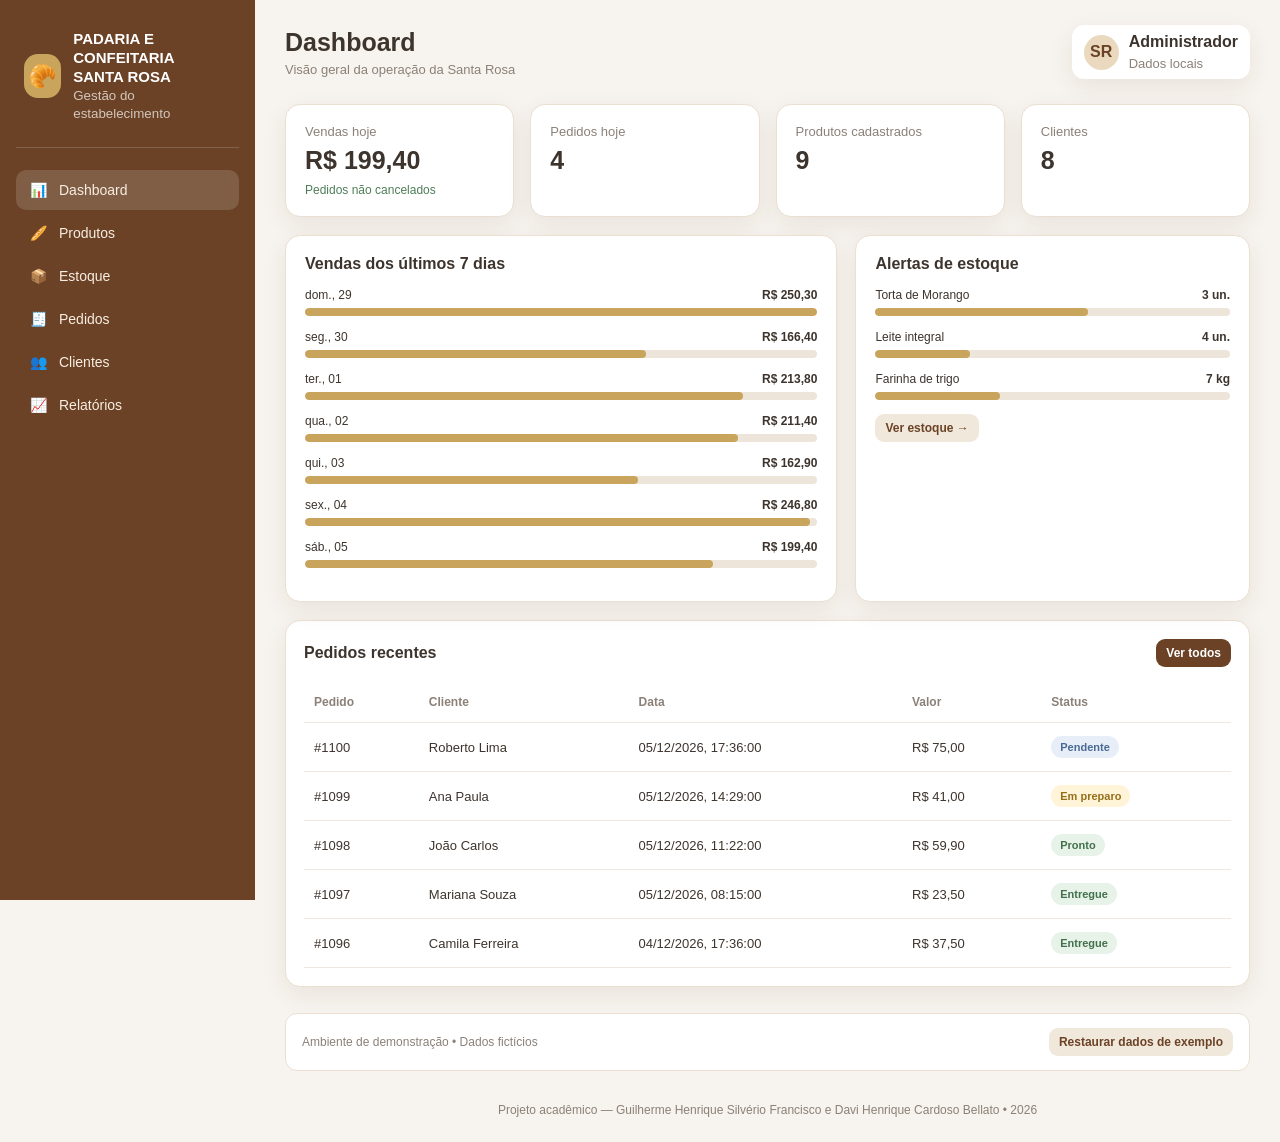
<file: Padaria_S.R_Finalizado/santa_rosa_final/index.html>
<!DOCTYPE html>
<html lang="pt-BR">
 <head>
  <meta charset="utf-8"/>
  <meta content="width=device-width,initial-scale=1" name="viewport"/>
  <title>
   Padaria e Confeitaria Santa Rosa | Gest&atilde;o
  </title>
  <link href="style.css" rel="stylesheet"/>
 </head>
 <body>
  <div class="app">
   <aside class="sidebar">
    <div class="brand">
     <div class="logo">
      🥐
     </div>
     <div>
      <h1>
       PADARIA E CONFEITARIA
       <br/>
       SANTA ROSA
      </h1>
      <small>
       Gest&atilde;o do estabelecimento
      </small>
     </div>
    </div>
    <nav id="nav">
     <button class="active" data-page="dashboard">
      📊
      <span>
       Dashboard
      </span>
     </button>
     <button data-page="produtos">
      🥖
      <span>
       Produtos
      </span>
     </button>
     <button data-page="estoque">
      📦
      <span>
       Estoque
      </span>
     </button>
     <button data-page="pedidos">
      🧾
      <span>
       Pedidos
      </span>
     </button>
     <button data-page="clientes">
      👥
      <span>
       Clientes
      </span>
     </button>
     <button data-page="relatorios">
      📈
      <span>
       Relat&oacute;rios
      </span>
     </button>
    </nav>
   </aside>
   <main class="main">
    <header class="topbar">
     <div>
      <h2 id="pageTitle">
       Dashboard
      </h2>
      <div class="subtitle" id="pageSub">
       Vis&atilde;o geral da opera&ccedil;&atilde;o da Santa Rosa
      </div>
     </div>
     <div class="user">
      <div class="avatar">
       SR
      </div>
      <div>
       <b>
        Administrador
       </b>
       <div class="subtitle">
        Dados locais
       </div>
      </div>
     </div>
    </header>
    <section class="page active" id="dashboard">
     <div class="cards" id="dashCards">
     </div>
     <div class="grid2">
      <div class="card">
       <div class="section-title">
        <h3>
         Vendas dos &uacute;ltimos 7 dias
        </h3>
       </div>
       <div id="weekly">
       </div>
      </div>
      <div class="card">
       <div class="section-title">
        <h3>
         Alertas de estoque
        </h3>
       </div>
       <div id="alerts">
       </div>
       <button class="btn secondary small" onclick="go('estoque')">
        Ver estoque &rarr;
       </button>
      </div>
     </div>
     <div class="table-card">
      <div class="section-title">
       <h3>
        Pedidos recentes
       </h3>
       <button class="btn small" onclick="go('pedidos')">
        Ver todos
       </button>
      </div>
      <div id="recent">
      </div>
     </div>
    </section>
    <section class="page" id="produtos">
     <div class="searchrow">
      <input class="search" id="searchProducts" placeholder="🔎 Buscar produto..."/>
      <select class="select" id="categoryFilter">
       <option value="">
        Todas as categorias
       </option>
       <option>
        Padaria
       </option>
       <option>
        Confeitaria
       </option>
       <option>
        Bebidas
       </option>
       <option>
        Insumos
       </option>
       <option>
        Outros
       </option>
      </select>
      <button class="btn" onclick="productForm()">
       + Novo produto
      </button>
     </div>
     <div class="product-grid" id="productRows">
     </div>
    </section>
    <section class="page" id="estoque">
     <div class="cards" id="stockCards">
     </div>
     <div class="table-card">
      <div class="section-title">
       <h3>
        Controle de estoque
       </h3>
       <button class="btn small" onclick="movementForm()">
        + Registrar movimenta&ccedil;&atilde;o
       </button>
      </div>
      <div id="stockTable">
      </div>
     </div>
     <div class="table-card">
      <h3>
       Hist&oacute;rico de movimenta&ccedil;&otilde;es
      </h3>
      <div id="movementTable">
      </div>
     </div>
    </section>
    <section class="page" id="pedidos">
     <div class="cards" id="orderCards">
     </div>
     <div class="table-card">
      <div class="section-title">
       <h3>
        Pedidos
       </h3>
       <button class="btn" onclick="orderForm()">
        + Novo pedido
       </button>
      </div>
      <div id="orderTable">
      </div>
     </div>
    </section>
    <section class="page" id="clientes">
     <div class="searchrow">
      <input class="search" id="searchClients" placeholder="🔎 Buscar cliente..."/>
      <button class="btn" onclick="clientForm()">
       + Novo cliente
      </button>
     </div>
     <div class="table-card">
      <div class="section-title">
       <h3>
        Clientes cadastrados
       </h3>
       <span class="badge blue" id="clientCount">
       </span>
      </div>
      <div id="clientTable">
      </div>
     </div>
    </section>
    <section class="page" id="relatorios">
     <div class="cards" id="reportCards">
     </div>
     <div class="grid2">
      <div class="card">
       <h3>
        Faturamento por categoria
       </h3>
       <div id="categories">
       </div>
      </div>
      <div class="card">
       <h3>
        Exportar dados
       </h3>
       <p class="subtitle">
        Arquivos CSV para abrir no Excel.
       </p>
       <button class="btn export" onclick="exportCSV('pedidos')">
        📄 Relat&oacute;rio de vendas
       </button>
       <button class="btn secondary export" onclick="exportCSV('produtos')">
        📦 Relat&oacute;rio de estoque
       </button>
       <button class="btn secondary export" onclick="exportCSV('clientes')">
        👥 Relat&oacute;rio de clientes
       </button>
       <button class="btn secondary export" onclick="exportCSV('movimentos')">
        🔁 Movimenta&ccedil;&otilde;es
       </button>
      </div>
     </div>
    </section>
    <div class="demo-toolbar">
     <span>
      Ambiente de demonstra&ccedil;&atilde;o &bull; Dados fict&iacute;cios
     </span>
     <button class="btn secondary small" onclick="resetDemo()">
      Restaurar dados de exemplo
     </button>
    </div>
    <footer class="footer">
     Projeto acad&ecirc;mico &mdash; Guilherme Henrique Silv&eacute;rio Francisco e Davi Henrique Cardoso Bellato &bull; 2026
    </footer>
   </main>
  </div>
  <div aria-modal="true" class="modal" id="modal" role="dialog">
   <div class="modalbox">
    <h3 id="modalTitle">
    </h3>
    <form id="modalForm">
     <div class="formgrid" id="modalFields">
     </div>
     <div class="modal-actions">
      <button class="btn secondary" onclick="closeModal()" type="button">
       Cancelar
      </button>
      <button class="btn" type="submit">
       Salvar
      </button>
     </div>
    </form>
   </div>
  </div>
  <script src="script.js">
  </script>
 </body>
</html>
</file>
<file: Padaria_S.R_Finalizado/santa_rosa_final/style.css>
:root {
  --brown: #6b4226;
  --brown2: #8a5a36;
  --cream: #fbf6ed;
  --gold: #c9a45c;
  --red: #b94a48;
  --green: #4f7d58;
  --text: #3d342d;
  --muted: #8b8178;
  --white: #fff;
  --line: #eadfd1;
  --shadow: 0 8px 25px rgba(72,48,30,.08);
}

* {
  box-sizing: border-box;
}

body {
  margin: 0;
  font-family: Inter,Segoe UI,Arial,sans-serif;
  background: #f7f3ee;
  color: var(--text);
}

button,input,select {
  font: inherit;
}

.app {
  display: flex;
  min-height: 100vh;
}

.sidebar {
  width: 255px;
  background: var(--brown);
  color: white;
  padding: 22px 16px;
  position: fixed;
  left: 0;
  top: 0;
  bottom: 0;
}

.brand {
  display: flex;
  gap: 12px;
  align-items: center;
  padding: 8px 8px 25px;
  border-bottom: 1px solid rgba(255,255,255,.16);
}

.logo {
  width: 44px;
  height: 44px;
  border-radius: 14px;
  background: var(--gold);
  display: grid;
  place-items: center;
  font-size: 23px;
}

.brand h1 {
  font-size: 15px;
  margin: 0;
  line-height: 1.25;
}

.brand small {
  opacity: .7;
}

nav {
  margin-top: 22px;
}

nav button {
  width: 100%;
  border: 0;
  background: transparent;
  color: #f8eee2;
  text-align: left;
  padding: 12px 14px;
  margin: 3px 0;
  border-radius: 10px;
  cursor: pointer;
  display: flex;
  gap: 12px;
  align-items: center;
}

nav button:hover,nav button.active {
  background: rgba(255,255,255,.14);
}

.main {
  margin-left: 255px;
  width: calc(100% - 255px);
  padding: 25px 30px;
}

.topbar {
  display: flex;
  justify-content: space-between;
  align-items: center;
  margin-bottom: 25px;
}

.topbar h2 {
  margin: 0;
  font-size: 25px;
}

.subtitle {
  color: var(--muted);
  font-size: 13px;
  margin-top: 5px;
}

.user {
  display: flex;
  align-items: center;
  gap: 10px;
  background: white;
  padding: 8px 12px;
  border-radius: 12px;
  box-shadow: var(--shadow);
}

.avatar {
  width: 35px;
  height: 35px;
  border-radius: 50%;
  background: #ead9bf;
  display: grid;
  place-items: center;
  font-weight: 700;
  color: var(--brown);
}

.page {
  display: none;
}

.page.active {
  display: block;
}

.cards {
  display: grid;
  grid-template-columns: repeat(4,1fr);
  gap: 16px;
}

.card {
  background: white;
  border: 1px solid var(--line);
  border-radius: 15px;
  padding: 19px;
  box-shadow: var(--shadow);
}

.kpi {
  display: flex;
  justify-content: space-between;
  align-items: flex-start;
}

.icon {
  width: 40px;
  height: 40px;
  border-radius: 11px;
  background: #f3eadc;
  display: grid;
  place-items: center;
  font-size: 20px;
}

.label {
  color: var(--muted);
  font-size: 13px;
}

.value {
  font-size: 25px;
  font-weight: 750;
  margin-top: 7px;
}

.trend {
  font-size: 12px;
  color: var(--green);
  margin-top: 8px;
}

.grid2 {
  display: grid;
  grid-template-columns: 1.4fr 1fr;
  gap: 18px;
  margin-top: 18px;
}

.section-title {
  display: flex;
  justify-content: space-between;
  align-items: center;
  margin-bottom: 15px;
}

.section-title h3 {
  margin: 0;
  font-size: 16px;
}

.btn {
  border: 0;
  background: var(--brown);
  color: #fff;
  padding: 10px 14px;
  border-radius: 9px;
  cursor: pointer;
  font-weight: 650;
}

.btn.secondary {
  background: #f1e8dc;
  color: var(--brown);
}

.btn.small {
  padding: 7px 10px;
  font-size: 12px;
}

.table-card {
  background: white;
  border: 1px solid var(--line);
  border-radius: 15px;
  padding: 18px;
  box-shadow: var(--shadow);
  margin-top: 18px;
  overflow: auto;
}

table {
  width: 100%;
  border-collapse: collapse;
  font-size: 13px;
}

th,td {
  padding: 13px 10px;
  text-align: left;
  border-bottom: 1px solid #f0e8df;
  white-space: nowrap;
}

th {
  color: var(--muted);
  font-weight: 600;
  font-size: 12px;
}

.badge {
  display: inline-block;
  padding: 5px 9px;
  border-radius: 20px;
  font-size: 11px;
  font-weight: 700;
}

.green {
  background: #e7f2e9;
  color: #42714c;
}

.yellow {
  background: #fff3d8;
  color: #946f18;
}

.red {
  background: #fae5e4;
  color: #a6403e;
}

.blue {
  background: #e7eef8;
  color: #496a93;
}

.bar-wrap {
  margin: 14px 0;
}

.bar-head {
  display: flex;
  justify-content: space-between;
  font-size: 12px;
  margin-bottom: 6px;
}

.bar {
  height: 8px;
  background: #eee5da;
  border-radius: 10px;
  overflow: hidden;
}

.bar i {
  display: block;
  height: 100%;
  background: var(--gold);
  border-radius: 10px;
}

.searchrow {
  display: flex;
  gap: 10px;
  margin-bottom: 15px;
}

.search {
  flex: 1;
  padding: 11px 13px;
  border: 1px solid var(--line);
  border-radius: 9px;
  outline: none;
  background: #fff;
}

.select {
  padding: 11px;
  border: 1px solid var(--line);
  border-radius: 9px;
  background: #fff;
}

.product-grid {
  display: grid;
  grid-template-columns: repeat(3,1fr);
  gap: 15px;
}

.product {
  background: white;
  border: 1px solid var(--line);
  border-radius: 14px;
  padding: 16px;
}

.product-top {
  display: flex;
  justify-content: space-between;
}

.emoji {
  font-size: 30px;
}

.price {
  font-size: 19px;
  font-weight: 750;
  color: var(--brown);
  margin-top: 10px;
}

.empty {
  padding: 35px;
  text-align: center;
  color: var(--muted);
}

.modal {
  position: fixed;
  inset: 0;
  background: rgba(32,22,15,.45);
  display: none;
  align-items: center;
  justify-content: center;
  z-index: 5;
}

.modal.show {
  display: flex;
}

.modalbox {
  background: white;
  border-radius: 16px;
  padding: 24px;
  width: min(480px,92vw);
  box-shadow: 0 20px 60px rgba(0,0,0,.2);
}

.modalbox h3 {
  margin-top: 0;
}

.formgrid {
  display: grid;
  grid-template-columns: 1fr 1fr;
  gap: 12px;
}

.field {
  display: flex;
  flex-direction: column;
  gap: 6px;
}

.field.full {
  grid-column: 1/-1;
}

.field label {
  font-size: 12px;
  color: var(--muted);
}

.field input,.field select {
  padding: 10px;
  border: 1px solid var(--line);
  border-radius: 8px;
}

.modal-actions {
  display: flex;
  justify-content: flex-end;
  gap: 8px;
  margin-top: 18px;
}



@media (max-width:1000px) {
  .cards {
    grid-template-columns: repeat(2,1fr);
  }
  .product-grid {
    grid-template-columns: repeat(2,1fr);
  }
  .grid2 {
    grid-template-columns: 1fr;
  }
}



@media (max-width:700px) {
  .sidebar {
    width: 72px;
  }
  .brand h1,.brand small,nav span {
    display: none;
  }
  .main {
    margin-left: 72px;
    width: calc(100% - 72px);
    padding: 18px;
  }
  .cards {
    grid-template-columns: 1fr;
  }
  .product-grid {
    grid-template-columns: 1fr;
  }
  .topbar {
    gap: 10px;
  }
  .topbar h2 {
    font-size: 20px;
  }
}

nav button {
  font-size: 14px;
}

.footer {
  margin-top: 32px;
  text-align: center;
  color: var(--muted);
  font-size: 12px;
}

.actions {
  display: flex;
  gap: 6px;
  align-items: center;
}

.actions button {
  white-space: nowrap;
}

.export {
  display: block;
  width: 100%;
  margin: 9px 0;
}

.modalbox {
  max-height: 90vh;
  overflow: auto;
}

.field input:focus,.field select:focus,.search:focus {
  outline: 2px solid var(--gold);
  outline-offset: 1px;
}

.product {
  display: flex;
  flex-direction: column;
  gap: 8px;
}

.product .actions {
  margin-top: auto;
  padding-top: 8px;
}

.muted {
  color: var(--muted);
}

.table-card h3 {
  margin-top: 0;
}

button:disabled {
  opacity: .5;
  cursor: not-allowed;
}


/* Adaptação para telas menores */
@media (max-width:700px) {
  .searchrow {
    flex-wrap: wrap;
  }
  .searchrow .search {
    min-width: 100%;
  }
  .topbar .user {
    display: none;
  }
  .sidebar {
    padding: 15px 8px;
  }
  .brand {
    justify-content: center;
    padding: 8px 0 18px;
  }
  .logo {
    flex-shrink: 0;
  }
  nav button {
    justify-content: center;
    padding: 12px 8px;
  }
  .modalbox {
    padding: 16px;
  }
  .formgrid {
    grid-template-columns: 1fr;
  }
  .field.full {
    grid-column: auto;
  }
}

.demo-toolbar {
  display: flex;
  justify-content: space-between;
  align-items: center;
  gap: 12px;
  flex-wrap: wrap;
  margin-top: 26px;
  padding: 14px 16px;
  border: 1px solid var(--line);
  background: #fff;
  border-radius: 12px;
  color: var(--muted);
  font-size: 12px;
}
</file>
